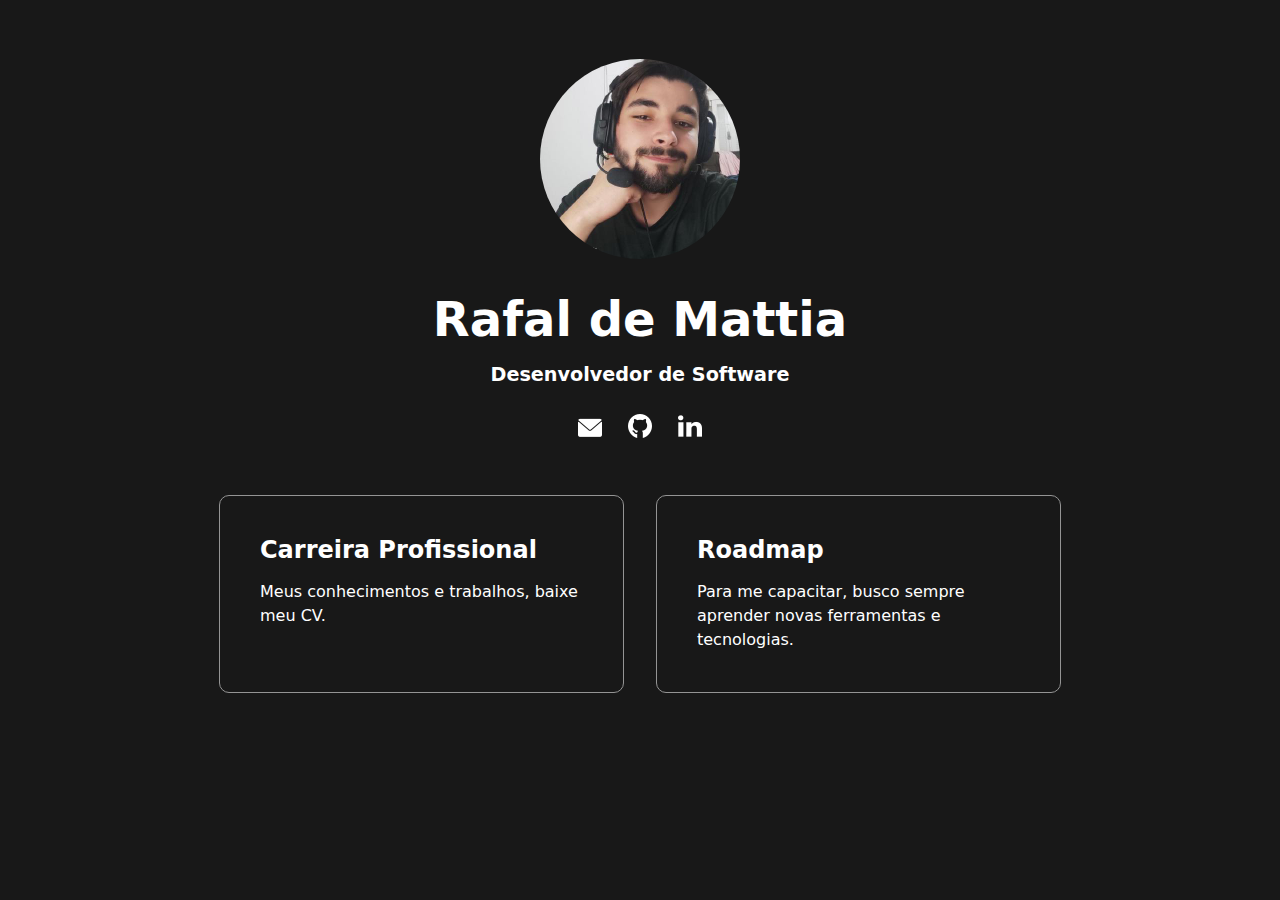
<file: index.html>
<!DOCTYPE html>
<html lang="pt-br">
<head>
    <meta charset="UTF-8">
    <meta http-equiv="X-UA-Compatible" content="IE=edge">
    <meta name="viewport" content="width=device-width, initial-scale=1.0">
    <title>Rafael de Mattia</title>
    <link rel="stylesheet" href="css/index.css">
    <link rel="icon" type="image/png" href="/img/coding.png">
</head>
<body>
    <div class="container">
        <img src="img/profile.jpg" title="Avatar" alt="Avatar" class="avatar">
        <h1 class="title">Rafal de Mattia</h1>
        <h2 class="description">Desenvolvedor de Software</h2>
        <div class="grid_social">
            <a href="mailto:rdmattia@inf.ufpel.edu.br" target="_blank" class="social">
                <img src="img/email.png" alt="email"/>
            </a>            
            <a href="https://github.com/rafamattia2" target="_blank" class="social">
                <img src="img/github.png" alt="github"/>
            </a>
            <a href="https://www.linkedin.com/in/rafamattia2" target="_blank" class="social">
                <img src="img/linkedin.png" alt="linkedin"/>
            </a>
        </div>
        <div class="grid">
            <a href="cv/cv.pdf" download="cv_rafaelmattia" class="card">
                <h3>Carreira Profissional</h3>
                <p>Meus conhecimentos e trabalhos, baixe meu CV.</p>
            </a>
            <a href="pages/roadmap.html" target="_blank" class="card">
                <h3>Roadmap</h3>
                <p>Para me capacitar, busco sempre aprender novas ferramentas e tecnologias.</p>
            </a>
        </div>
    </div>
</body>
</html>
</file>
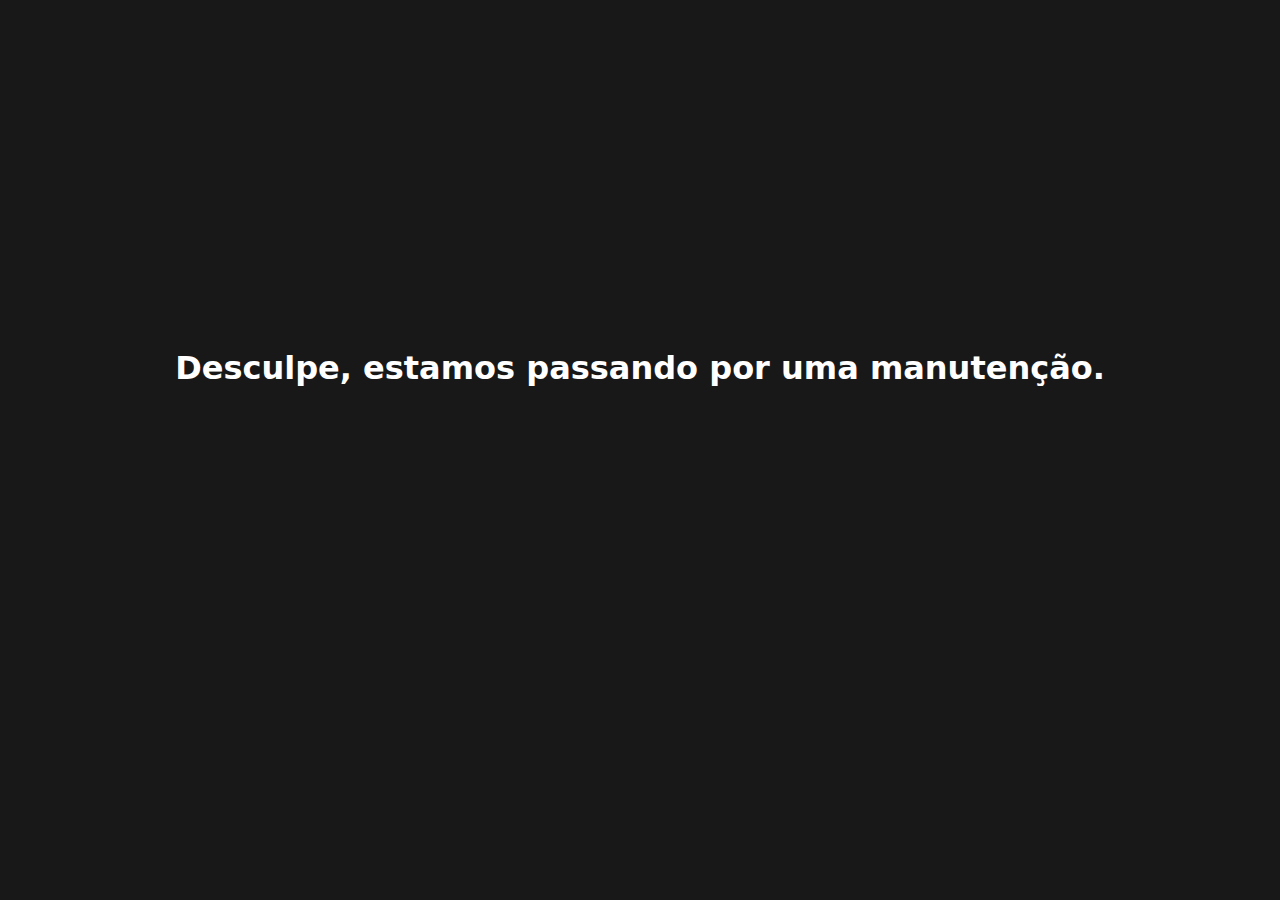
<file: pages/roadmap.html>
<!DOCTYPE html>
<html lang="pt-BR">
<head>
    <meta charset="UTF-8">
    <meta http-equiv="X-UA-Compatible" content="IE=edge">
    <meta name="viewport" content="width=device-width, initial-scale=1.0">
    <title>Roadmap - Rafael de Mattia</title>
    <link rel="stylesheet" href="../css/roadmap.css">
    <link rel="icon" type="image/png" href="/img/coding.png">
</head>
<body>
    <div class="container">
        <h1>Desculpe, estamos passando por uma manutenção.</h1>
    </div>
</body>
</html>
</file>
<file: css/index.css>
* {
    background-color: #181818;
    box-sizing: border-box;
}

.container {
    min-height: 80vh;
    display: flex;
    flex-direction: column;
    justify-content: center;
    align-items: center;
    font-family: system-ui,-apple-system,BlinkMacSystemFont,Segoe UI, Helvetica Neue,Helvetica,Arial,sans-serif;
    color: white;
    text-align: center;
}

.avatar {
    width: 200px;
    height: 200px;
    border-radius: 50%;
    margin: 2rem 0;
}

.title {
    margin: 0;
    font-size: 3rem;
    text-align: center;
}

.description {
    text-align: center;
    font-size: 1.2rem;
}

.grid {
    display: flex;
    align-items: stretch;
    flex-wrap: wrap;
    max-width: 900px;
    margin-top: 1.5rem;
    justify-content: center
}

.grid_social {
    display: flex;
    align-items: center;
    flex-wrap: wrap;
    justify-content: center
}

.card {
    margin: 1rem;
    flex-basis: 45%;
    padding: 2.5rem;
    text-align: left;
    text-decoration: none;
    border: 1px solid #949494;
    border-radius: 10px;
    transition: color 0.15s ease,border-color 0.15s ease;
}

.social {
    padding: 0.8em;
}

.card p {
    margin: 0;
    line-height: 1.5;
}

.card:hover {
    color: rgb(16, 127, 210);
    border-color: rgb(16, 127, 210);
}

.card h3 {
    margin: 0 0 1rem 0;
    font-size: 1.5rem;
}

p {
    display: block;
    margin-block-start: 1em;
    margin-block-end: 1em;
    margin-inline-start: 0px;
    margin-inline-end: 0px;
}

a {
    color: inherit;
    text-decoration: none;
}

h3 {
    display: block;
    font-size: 1em;
    margin-block-start: 1em;
    margin-block-end: 1em;
    margin-inline-start: 0px;
    margin-inline-end: 0px;
    font-weight: bold;
}

h1 {
    display: block;
    font-size: 2em;
    margin-block-start: 0.67em;
    margin-block-end: 0.67em;
    margin-inline-start: 0px;
    margin-inline-end: 0px;
    font-weight: bold;
}

p {
    display: block;
    margin-block-start: 1em;
    margin-block-end: 1em;
    margin-inline-start: 0px;
    margin-inline-end: 0px;
}

@media (max-width: 700px)
{
    .title {
        line-height: 1;
        font-size: 2rem;
    }
}

@media (max-width: 700px) {
    .grid {
        width: 100%;
        flex-direction: row;
        margin-top: 0rem;
    }
}

@media (max-width: 700px) {
    .card {
        flex-basis: 100%;
    }
}

@media (max-width: 700px) {
    .card h3 {
        margin: 0 0 0.5rem 0;
        font-size: 1.5rem;
    }
}

@media (max-width: 700px) {
    .avatar {
        width: 120px;
        height: 120px;
        margin-bottom: 2rem;
    }
}
</file>
<file: css/roadmap.css>
* {
    background-color: #181818;
    box-sizing: border-box;
}

.container {
    min-height: 80vh;
    display: flex;
    flex-direction: column;
    justify-content: center;
    align-items: center;
    font-family: system-ui,-apple-system,BlinkMacSystemFont,Segoe UI, Helvetica Neue,Helvetica,Arial,sans-serif;
    color: white;
    text-align: center;
}
</file>
